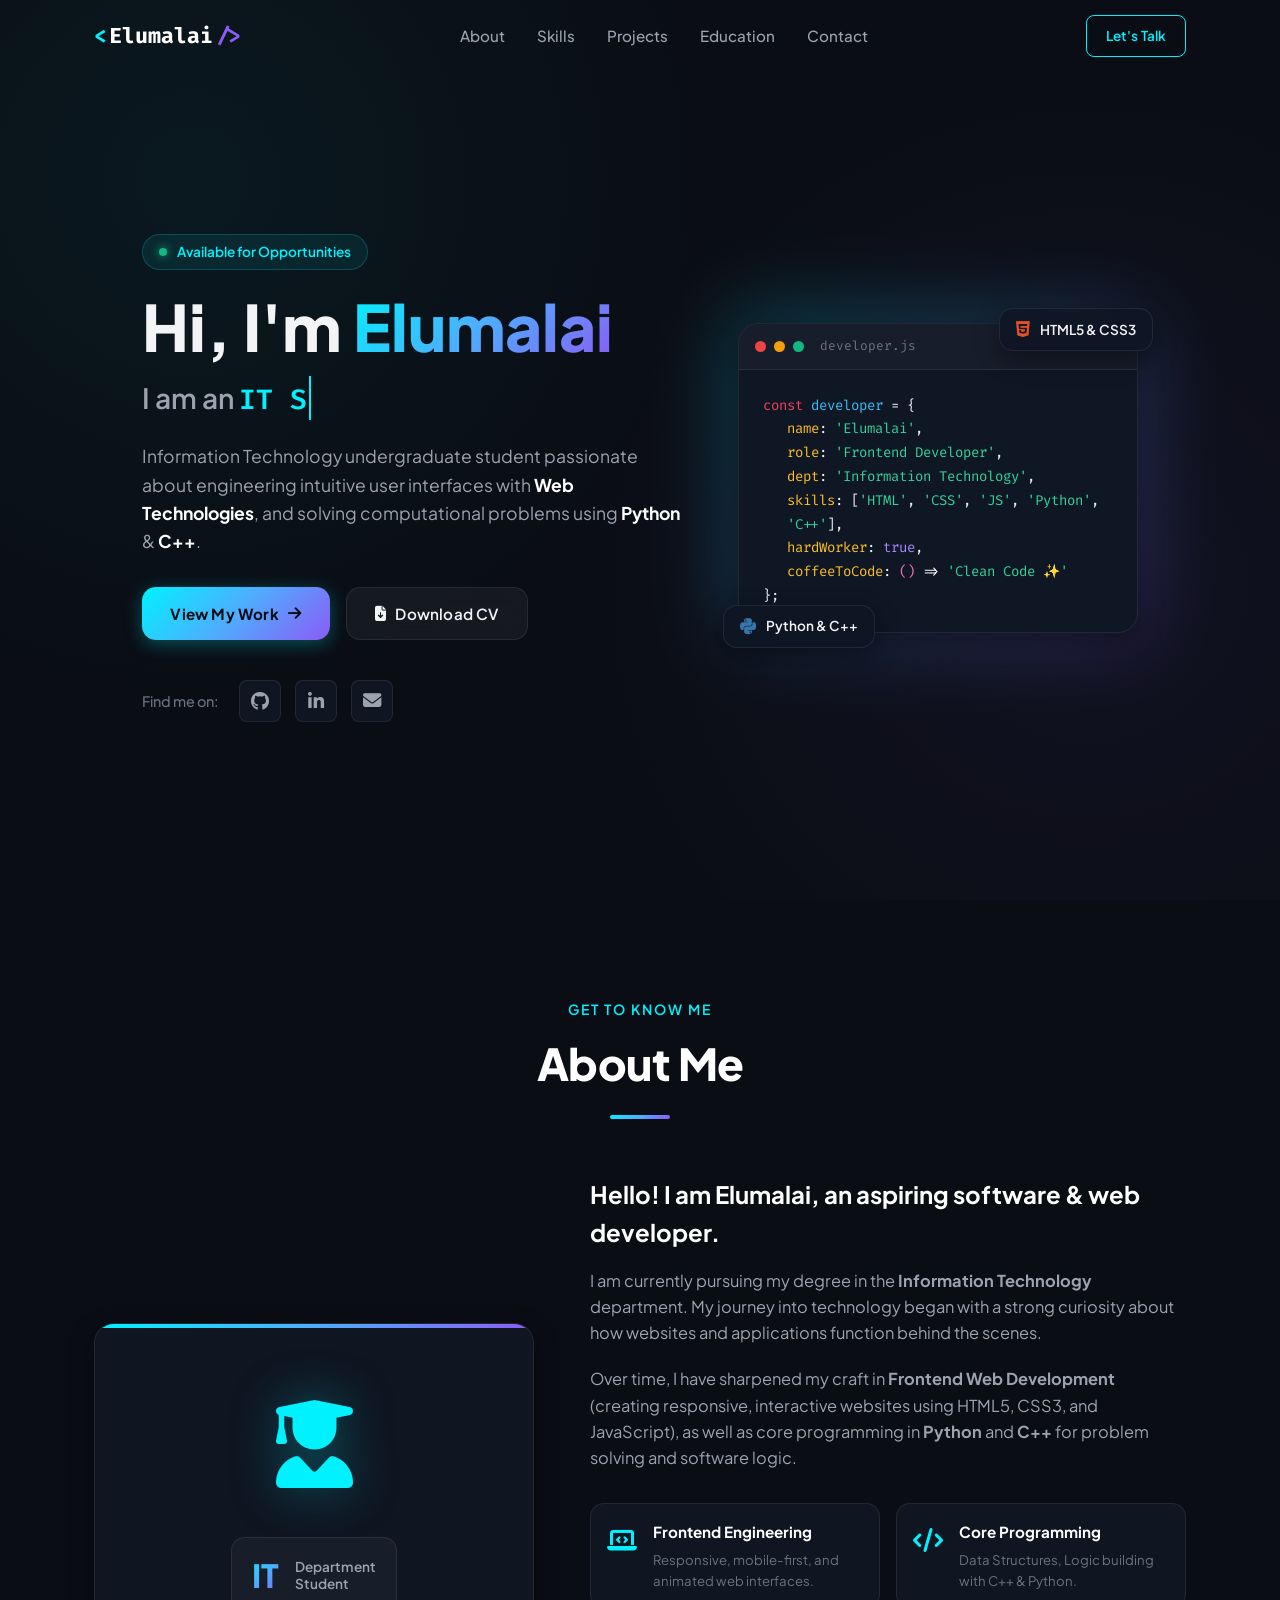
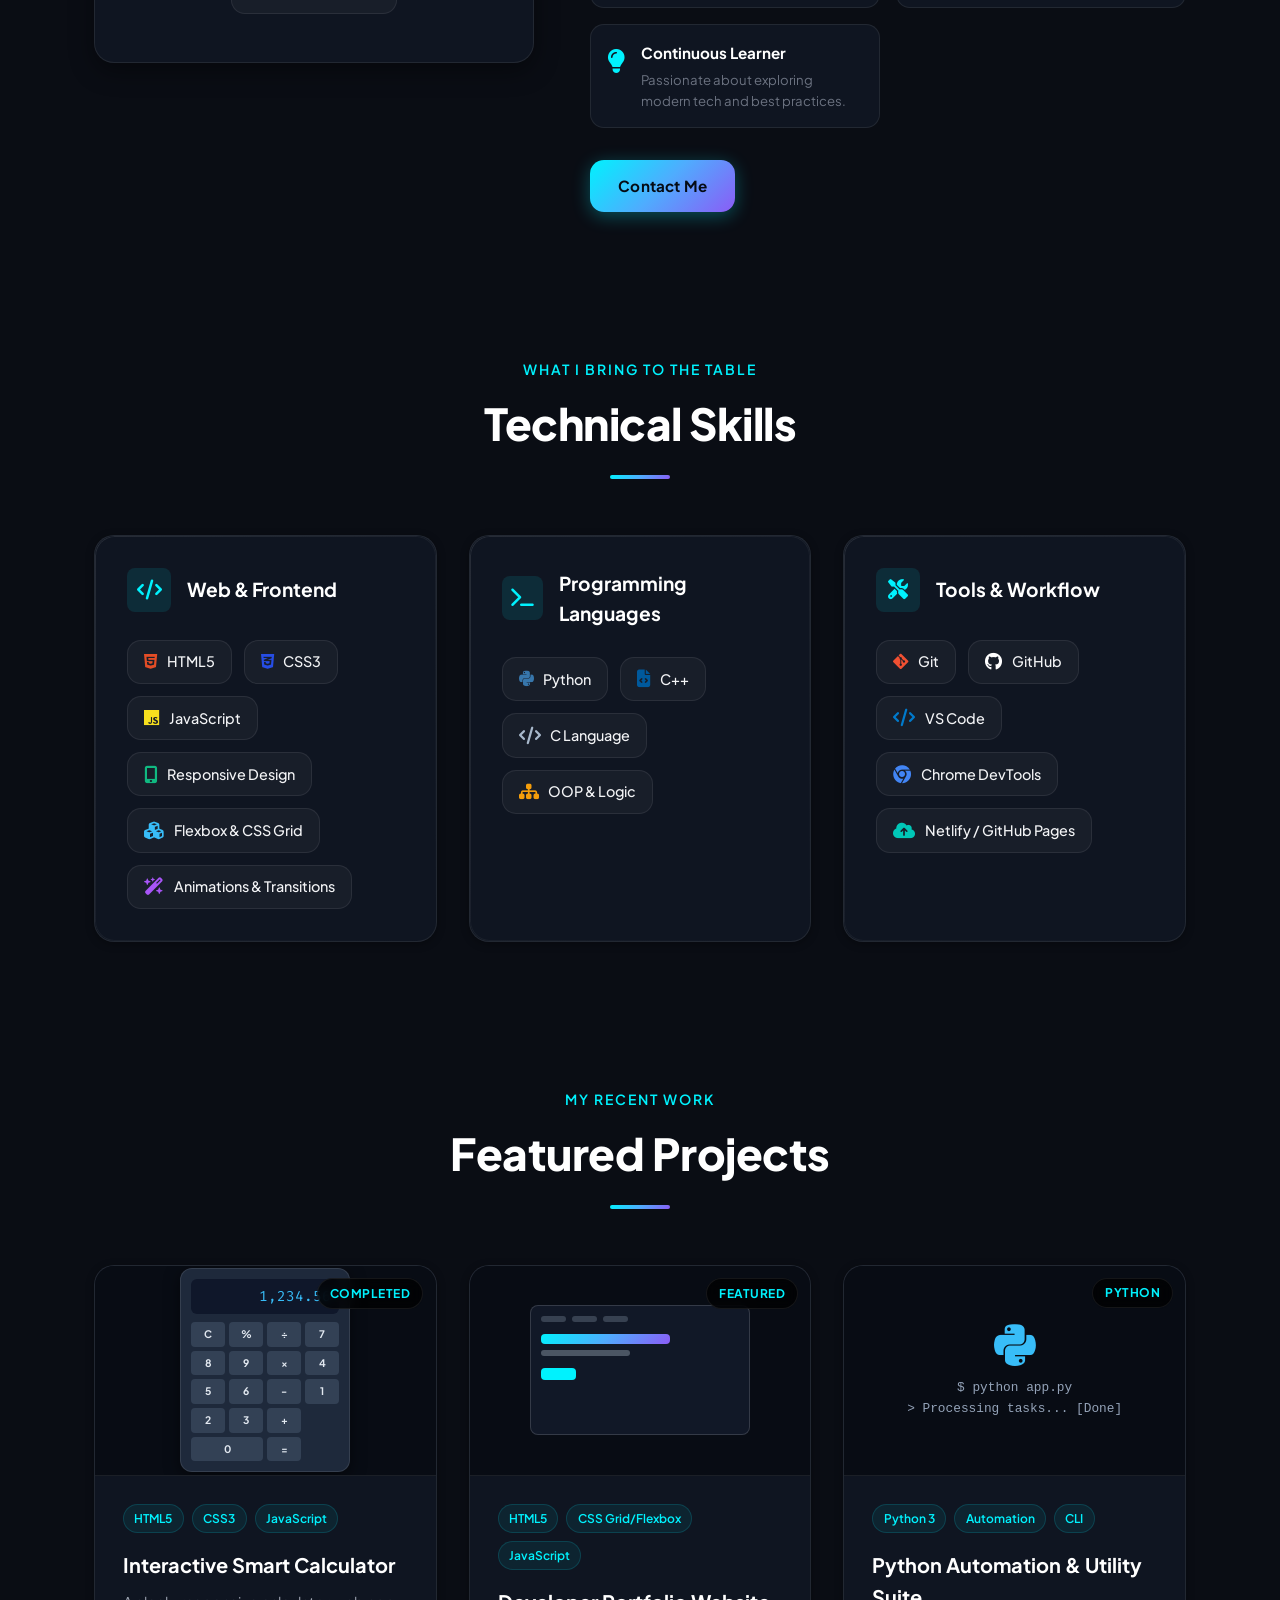
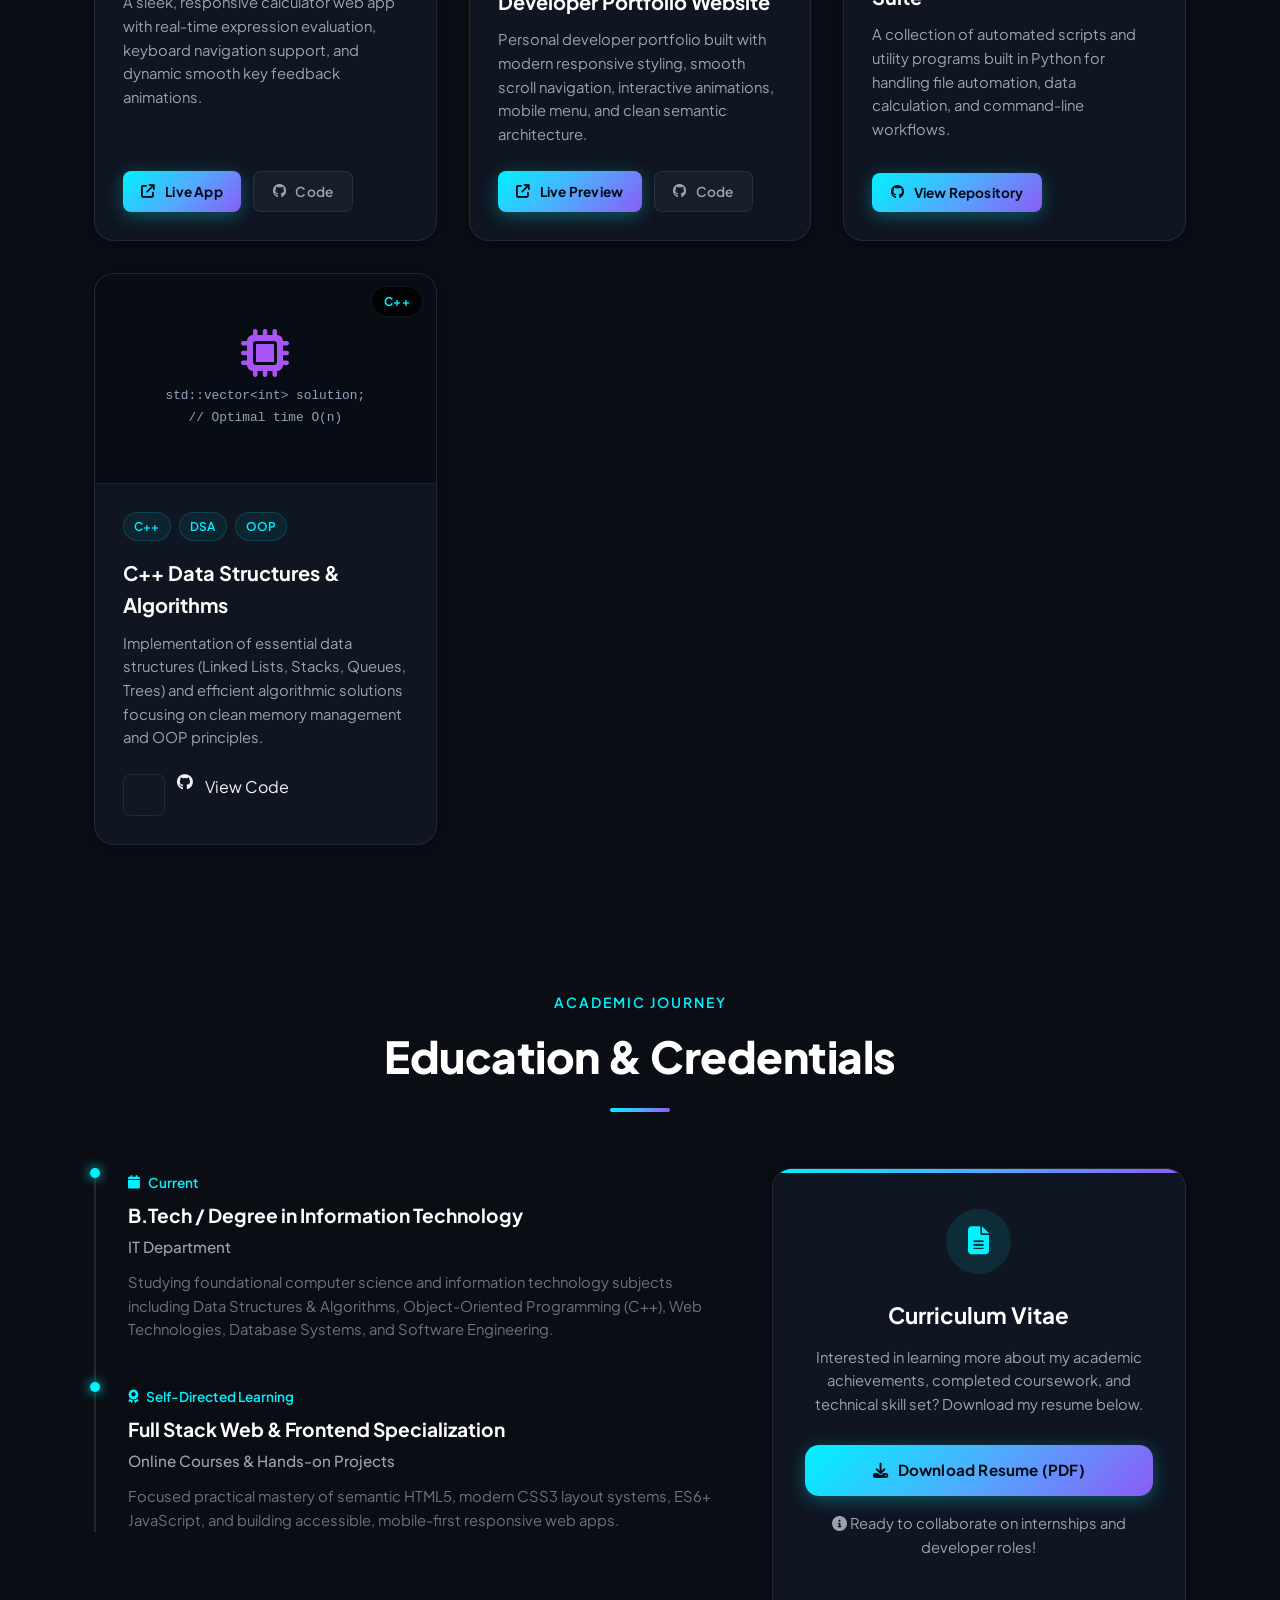
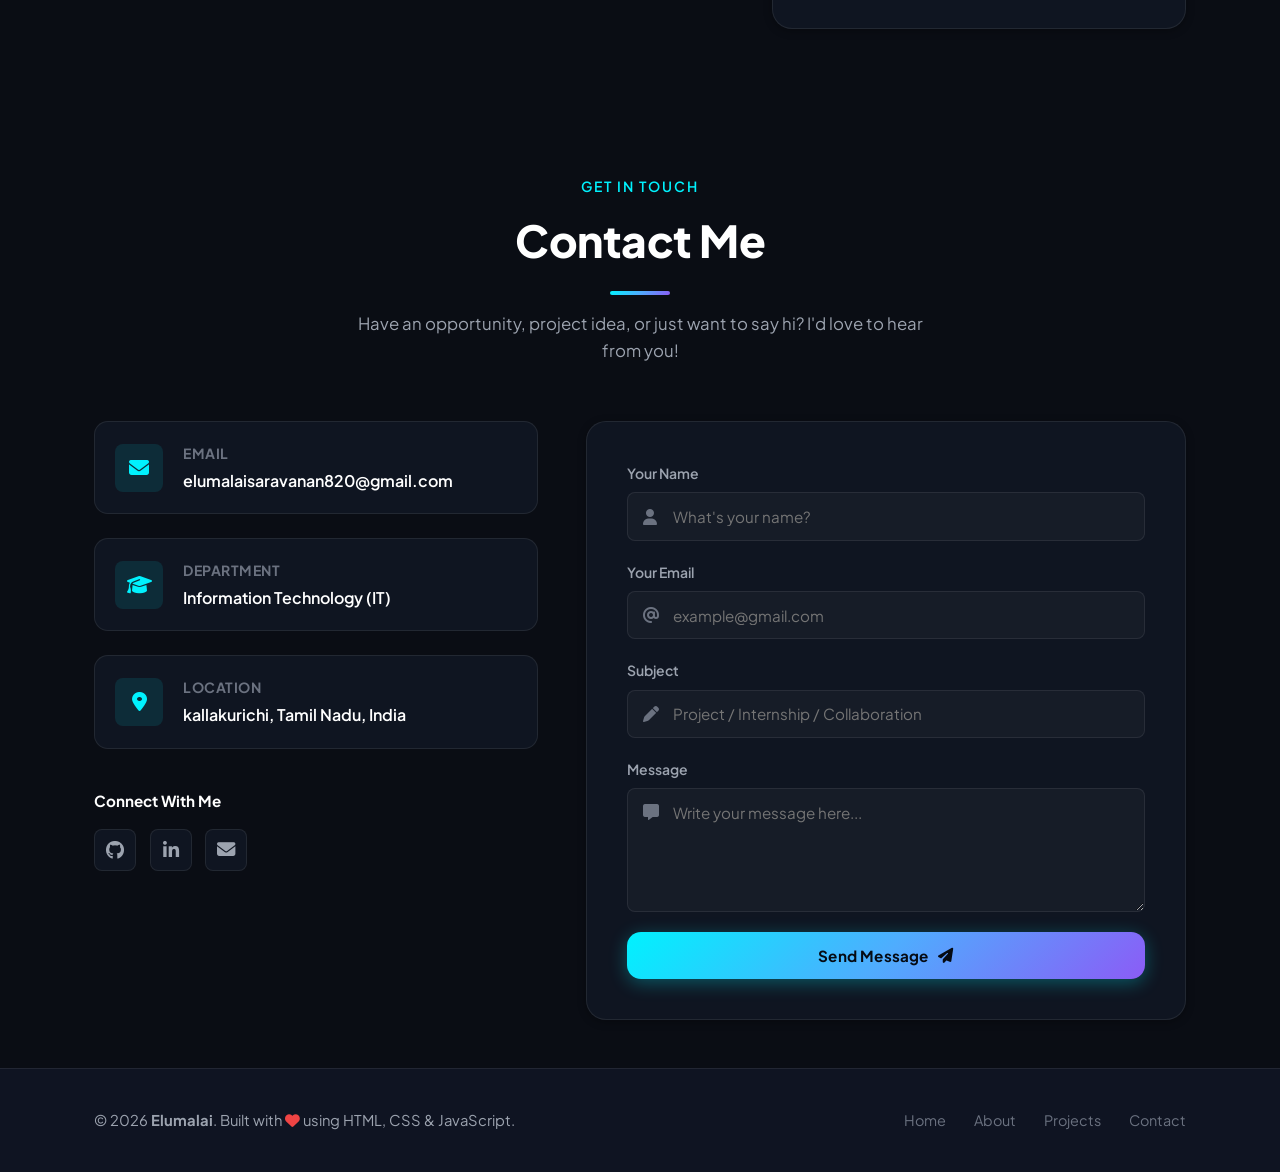
<file: index.html>
<!DOCTYPE html>
<html lang="en">
<head>
  <meta charset="UTF-8" />
  <meta name="viewport" content="width=device-width, initial-scale=1.0" />
  <title>Elumalai | IT Student & Frontend Developer</title>
  <meta name="description" content="Personal portfolio of Elumalai - Information Technology student, Frontend Developer, and passionate coder in Web Tech, Python, and C++." />
  <!-- Google Fonts -->
  <link rel="preconnect" href="https://fonts.googleapis.com" />
  <link rel="preconnect" href="https://fonts.gstatic.com" crossorigin />
  <link href="https://fonts.googleapis.com/css2?family=Fira+Code:wght@400;500;600&family=Plus+Jakarta+Sans:wght@300;400;500;600;700;800&display=swap" rel="stylesheet" />
  <!-- Font Awesome Icons -->
  <link rel="stylesheet" href="https://cdnjs.cloudflare.com/ajax/libs/font-awesome/6.5.1/css/all.min.css" />
  <!-- Custom Styles -->
  <link rel="stylesheet" href="style.css" />
</head>
<body>

  <!-- Navigation Bar -->
  <header class="header" id="header">
    <nav class="nav container">
      <a href="#hero" class="nav-logo">
        <span class="logo-bracket">&lt;</span> Elumalai <span class="logo-accent">/&gt;</span>
      </a>

      <div class="nav-menu" id="nav-menu">
        <ul class="nav-list">
          <li class="nav-item"><a href="#about" class="nav-link">About</a></li>
          <li class="nav-item"><a href="#skills" class="nav-link">Skills</a></li>
          <li class="nav-item"><a href="#projects" class="nav-link">Projects</a></li>
          <li class="nav-item"><a href="#education" class="nav-link">Education</a></li>
          <li class="nav-item"><a href="#contact" class="nav-link">Contact</a></li>
        </ul>
        <div class="nav-close" id="nav-close" aria-label="Close menu">
          <i class="fa-solid fa-xmark"></i>
        </div>
      </div>

      <div class="nav-actions">
        <a href="#contact" class="btn btn-sm btn-outline nav-cta">Let's Talk</a>
        <button class="nav-toggle" id="nav-toggle" aria-label="Open menu">
          <i class="fa-solid fa-bars-staggered"></i>
        </button>
      </div>
    </nav>
  </header>

  <main class="main">
    <!-- Hero Section -->
    <section class="hero section" id="hero">
      <div class="hero-container container grid">
        <div class="hero-content">
          <div class="hero-badge">
            <span class="status-dot"></span> Available for Opportunities
          </div>
          <h1 class="hero-title">
            Hi, I'm <span class="gradient-text">Elumalai</span>
          </h1>
          <h2 class="hero-subtitle">
            I am an <span class="typed-text" id="typed-text"></span><span class="cursor">&nbsp;</span>
          </h2>
          <p class="hero-description">
            Information Technology undergraduate student passionate about engineering intuitive 
            user interfaces with <strong>Web Technologies</strong>, and solving computational problems using 
            <strong>Python</strong> &amp; <strong>C++</strong>.
          </p>
          <div class="hero-buttons">
            <a href="#projects" class="btn btn-primary">
              <span>View My Work</span>
              <i class="fa-solid fa-arrow-right"></i>
            </a>
            <a href="#resume-section" class="btn btn-secondary">
              <i class="fa-solid fa-file-arrow-down"></i>
              <span>Download CV</span>
            </a>
          </div>
          <div class="hero-socials">
            <span class="social-label">Find me on:</span>
            <div class="social-links">
              <a href="https://github.com/elumalaisaravanan820-source" target="_blank" rel="noopener noreferrer" class="social-icon" aria-label="GitHub">
                <i class="fa-brands fa-github"></i>
              </a>
              <a href="https://www.linkedin.com/in/elumalai-saravanan-a54852398" target="_blank" rel="noopener noreferrer" class="social-icon" aria-label="LinkedIn">
                <i class="fa-brands fa-linkedin-in"></i>
              </a>
              <a href="mailto:elumalai820@gmail.com" class="social-icon" aria-label="Email">
                <i class="fa-solid fa-envelope"></i>
              </a>
            </div>
          </div>
        </div>

        <div class="hero-visual">
          <div class="avatar-card">
            <div class="card-glow"></div>
            <div class="avatar-wrapper">
              <!-- Animated Developer Icon / Illustration -->
              <div class="code-avatar">
                <div class="terminal-header">
                  <span class="dot red"></span>
                  <span class="dot yellow"></span>
                  <span class="dot green"></span>
                  <span class="terminal-title">developer.js</span>
                </div>
                <div class="terminal-body">
                  <p><span class="code-keyword">const</span> <span class="code-var">developer</span> = {</p>
                  <p class="code-indent"><span class="code-prop">name</span>: <span class="code-str">'Elumalai'</span>,</p>
                  <p class="code-indent"><span class="code-prop">role</span>: <span class="code-str">'Frontend Developer'</span>,</p>
                  <p class="code-indent"><span class="code-prop">dept</span>: <span class="code-str">'Information Technology'</span>,</p>
                  <p class="code-indent"><span class="code-prop">skills</span>: [<span class="code-str">'HTML'</span>, <span class="code-str">'CSS'</span>, <span class="code-str">'JS'</span>, <span class="code-str">'Python'</span>, <span class="code-str">'C++'</span>],</p>
                  <p class="code-indent"><span class="code-prop">hardWorker</span>: <span class="code-bool">true</span>,</p>
                  <p class="code-indent"><span class="code-prop">coffeeToCode</span>: <span class="code-func">()</span> =&gt; <span class="code-str">'Clean Code ✨'</span></p>
                  <p>};</p>
                </div>
              </div>
            </div>
            <div class="floating-badge badge-1">
              <i class="fa-brands fa-html5" style="color: #e34f26;"></i>
              <span>HTML5 &amp; CSS3</span>
            </div>
            <div class="floating-badge badge-2">
              <i class="fa-brands fa-python" style="color: #3776ab;"></i>
              <span>Python &amp; C++</span>
            </div>
          </div>
        </div>
      </div>
    </section>

    <!-- About Section -->
    <section class="about section" id="about">
      <div class="container">
        <div class="section-header text-center">
          <span class="section-subtitle">Get To Know Me</span>
          <h2 class="section-title">About Me</h2>
          <div class="section-line"></div>
        </div>

        <div class="about-container grid">
          <div class="about-image-card">
            <div class="about-avatar-box">
              <div class="avatar-icon-large">
                <i class="fa-solid fa-user-graduate"></i>
              </div>
              <div class="about-experience-badge">
                <span class="exp-number">IT</span>
                <span class="exp-text">Department<br>Student</span>
              </div>
            </div>
          </div>

          <div class="about-content">
            <h3>Hello! I am Elumalai, an aspiring software &amp; web developer.</h3>
            <p>
              I am currently pursuing my degree in the <strong>Information Technology</strong> department. 
              My journey into technology began with a strong curiosity about how websites and applications 
              function behind the scenes.
            </p>
            <p>
              Over time, I have sharpened my craft in <strong>Frontend Web Development</strong> (creating responsive, 
              interactive websites using HTML5, CSS3, and JavaScript), as well as core programming 
              in <strong>Python</strong> and <strong>C++</strong> for problem solving and software logic.
            </p>

            <div class="about-highlights grid">
              <div class="highlight-item">
                <div class="highlight-icon"><i class="fa-solid fa-laptop-code"></i></div>
                <div>
                  <h4>Frontend Engineering</h4>
                  <p>Responsive, mobile-first, and animated web interfaces.</p>
                </div>
              </div>
              <div class="highlight-item">
                <div class="highlight-icon"><i class="fa-solid fa-code"></i></div>
                <div>
                  <h4>Core Programming</h4>
                  <p>Data Structures, Logic building with C++ &amp; Python.</p>
                </div>
              </div>
              <div class="highlight-item">
                <div class="highlight-icon"><i class="fa-solid fa-lightbulb"></i></div>
                <div>
                  <h4>Continuous Learner</h4>
                  <p>Passionate about exploring modern tech and best practices.</p>
                </div>
              </div>
            </div>

            <div class="about-btn-wrap">
              <a href="#contact" class="btn btn-primary">Contact Me</a>
            </div>
          </div>
        </div>
      </div>
    </section>

    <!-- Skills Section -->
    <section class="skills section" id="skills">
      <div class="container">
        <div class="section-header text-center">
          <span class="section-subtitle">What I Bring To The Table</span>
          <h2 class="section-title">Technical Skills</h2>
          <div class="section-line"></div>
        </div>

        <div class="skills-container grid">
          <!-- Web Development Skills -->
          <div class="skill-category-card">
            <div class="category-header">
              <div class="category-icon"><i class="fa-solid fa-code"></i></div>
              <h3>Web &amp; Frontend</h3>
            </div>
            <div class="skills-grid">
              <div class="skill-pill">
                <i class="fa-brands fa-html5" style="color: #e44d26;"></i>
                <span>HTML5</span>
              </div>
              <div class="skill-pill">
                <i class="fa-brands fa-css3-alt" style="color: #264de4;"></i>
                <span>CSS3</span>
              </div>
              <div class="skill-pill">
                <i class="fa-brands fa-js" style="color: #f7df1e;"></i>
                <span>JavaScript</span>
              </div>
              <div class="skill-pill">
                <i class="fa-solid fa-mobile-screen-button" style="color: #10b981;"></i>
                <span>Responsive Design</span>
              </div>
              <div class="skill-pill">
                <i class="fa-solid fa-cubes" style="color: #38bdf8;"></i>
                <span>Flexbox &amp; CSS Grid</span>
              </div>
              <div class="skill-pill">
                <i class="fa-solid fa-wand-magic-sparkles" style="color: #a855f7;"></i>
                <span>Animations &amp; Transitions</span>
              </div>
            </div>
          </div>

          <!-- Programming Languages -->
          <div class="skill-category-card">
            <div class="category-header">
              <div class="category-icon"><i class="fa-solid fa-terminal"></i></div>
              <h3>Programming Languages</h3>
            </div>
            <div class="skills-grid">
              <div class="skill-pill">
                <i class="fa-brands fa-python" style="color: #3776ab;"></i>
                <span>Python</span>
              </div>
              <div class="skill-pill">
                <i class="fa-solid fa-file-code" style="color: #00599c;"></i>
                <span>C++</span>
              </div>
              <div class="skill-pill">
                <i class="fa-solid fa-code" style="color: #a8b9cc;"></i>
                <span>C Language</span>
              </div>
              <div class="skill-pill">
                <i class="fa-solid fa-sitemap" style="color: #f59e0b;"></i>
                <span>OOP &amp; Logic</span>
              </div>
            </div>
          </div>

          <!-- Tools & Workflow -->
          <div class="skill-category-card">
            <div class="category-header">
              <div class="category-icon"><i class="fa-solid fa-screwdriver-wrench"></i></div>
              <h3>Tools &amp; Workflow</h3>
            </div>
            <div class="skills-grid">
              <div class="skill-pill">
                <i class="fa-brands fa-git-alt" style="color: #f05032;"></i>
                <span>Git</span>
              </div>
              <div class="skill-pill">
                <i class="fa-brands fa-github" style="color: #ffffff;"></i>
                <span>GitHub</span>
              </div>
              <div class="skill-pill">
                <i class="fa-solid fa-code" style="color: #007acc;"></i>
                <span>VS Code</span>
              </div>
              <div class="skill-pill">
                <i class="fa-brands fa-chrome" style="color: #4285f4;"></i>
                <span>Chrome DevTools</span>
              </div>
              <div class="skill-pill">
                <i class="fa-solid fa-cloud-arrow-up" style="color: #00c7b7;"></i>
                <span>Netlify / GitHub Pages</span>
              </div>
            </div>
          </div>
        </div>
      </div>
    </section>

    <!-- Projects Section -->
    <section class="projects section" id="projects">
      <div class="container">
        <div class="section-header text-center">
          <span class="section-subtitle">My Recent Work</span>
          <h2 class="section-title">Featured Projects</h2>
          <div class="section-line"></div>
        </div>

        <div class="projects-container grid">
          <!-- Project 1: Interactive Calculator -->
          <article class="project-card">
            <div class="project-img-box">
              <div class="project-preview calculator-preview">
                <div class="calc-mockup">
                  <div class="calc-screen">1,234.56</div>
                  <div class="calc-keys">
                    <span>C</span><span>%</span><span>÷</span>
                    <span>7</span><span>8</span><span>9</span><span>×</span>
                    <span>4</span><span>5</span><span>6</span><span>-</span>
                    <span>1</span><span>2</span><span>3</span><span>+</span>
                    <span class="calc-wide">0</span><span>=</span>
                  </div>
                </div>
              </div>
              <div class="project-badge">Completed</div>
            </div>
            <div class="project-content">
              <div class="project-tags">
                <span>HTML5</span>
                <span>CSS3</span>
                <span>JavaScript</span>
              </div>
              <h3 class="project-title">Interactive Smart Calculator</h3>
              <p class="project-description">
                A sleek, responsive calculator web app with real-time expression evaluation, keyboard navigation support, 
                and dynamic smooth key feedback animations.
              </p>
              <div class="project-links">
                <a href="../index.html" target="_blank" class="btn btn-sm btn-primary">
                  <i class="fa-solid fa-arrow-up-right-from-square"></i>
                  <span>Live App</span>
                </a>
                <a href="https://github.com/elumalaisaravanan820-source" target="_blank" rel="noopener noreferrer" class="btn btn-sm btn-ghost">
                  <i class="fa-brands fa-github"></i>
                  <span>Code</span>
                </a>
              </div>
            </div>
          </article>

          <!-- Project 2: Personal Portfolio Website -->
          <article class="project-card">
            <div class="project-img-box">
              <div class="project-preview portfolio-preview">
                <div class="portfolio-mockup">
                  <div class="mockup-nav">
                    <span></span><span></span><span></span>
                  </div>
                  <div class="mockup-hero">
                    <div class="mockup-title"></div>
                    <div class="mockup-subtitle"></div>
                    <div class="mockup-btn"></div>
                  </div>
                </div>
              </div>
              <div class="project-badge">Featured</div>
            </div>
            <div class="project-content">
              <div class="project-tags">
                <span>HTML5</span>
                <span>CSS Grid/Flexbox</span>
                <span>JavaScript</span>
              </div>
              <h3 class="project-title">Developer Portfolio Website</h3>
              <p class="project-description">
                Personal developer portfolio built with modern responsive styling, smooth scroll navigation, interactive 
                animations, mobile menu, and clean semantic architecture.
              </p>
              <div class="project-links">
                <a href="#hero" class="btn btn-sm btn-primary">
                  <i class="fa-solid fa-arrow-up-right-from-square"></i>
                  <span>Live Preview</span>
                </a>
                <a href="https://github.com/elumalaisaravanan820-source" target="_blank" rel="noopener noreferrer" class="btn btn-sm btn-ghost">
                  <i class="fa-brands fa-github"></i>
                  <span>Code</span>
                </a>
              </div>
            </div>
          </article>

          <!-- Project 3: Python Automation / Scripts -->
          <article class="project-card">
            <div class="project-img-box">
              <div class="project-preview python-preview">
                <div class="python-mockup">
                  <i class="fa-brands fa-python preview-icon"></i>
                  <code>$ python app.py<br>&gt; Processing tasks... [Done]</code>
                </div>
              </div>
              <div class="project-badge">Python</div>
            </div>
            <div class="project-content">
              <div class="project-tags">
                <span>Python 3</span>
                <span>Automation</span>
                <span>CLI</span>
              </div>
              <h3 class="project-title">Python Automation &amp; Utility Suite</h3>
              <p class="project-description">
                A collection of automated scripts and utility programs built in Python for handling file automation, 
                data calculation, and command-line workflows.
              </p>
              <div class="project-links">
                <a href="https://github.com/elumalaisaravanan820-source" target="_blank" rel="noopener noreferrer" class="btn btn-sm btn-primary">
                  <i class="fa-brands fa-github"></i>
                  <span>View Repository</span>
                </a>
              </div>
            </div>
          </article>

          <!-- Project 4: C++ Problem Solving -->
          <article class="project-card">
            <div class="project-img-box">
              <div class="project-preview cpp-preview">
                <div class="cpp-mockup">
                  <i class="fa-solid fa-microchip preview-icon"></i>
                  <code>std::vector&lt;int&gt; solution;<br>// Optimal time O(n)</code>
                </div>
              </div>
              <div class="project-badge">C++</div>
            </div>
            <div class="project-content">
              <div class="project-tags">
                <span>C++</span>
                <span>DSA</span>
                <span>OOP</span>
              </div>
              <h3 class="project-title">C++ Data Structures &amp; Algorithms</h3>
              <p class="project-description">
                Implementation of essential data structures (Linked Lists, Stacks, Queues, Trees) and efficient 
                algorithmic solutions focusing on clean memory management and OOP principles.
              </p>
              <div class="project-links">
                <a href="https://github.com/elumalaisaravanan820-source" target="_blank" rel="noopener noreferrer" class="social-icon" aria-label="GitHub"></a>
                  <i class="fa-brands fa-github"></i>
                  <span>View Code</span>
                </a>
              </div>
            </div>
          </article>
        </div>
      </div>
    </section>

    <!-- Education & Resume Section -->
    <section class="education section" id="education">
      <div class="container">
        <div class="section-header text-center">
          <span class="section-subtitle">Academic Journey</span>
          <h2 class="section-title">Education &amp; Credentials</h2>
          <div class="section-line"></div>
        </div>

        <div class="education-container grid">
          <div class="timeline">
            <!-- Timeline Item 1 -->
            <div class="timeline-item">
              <div class="timeline-dot"></div>
              <div class="timeline-content">
                <span class="timeline-date"><i class="fa-solid fa-calendar"></i> Current</span>
                <h3 class="timeline-title">B.Tech / Degree in Information Technology</h3>
                <h4 class="timeline-institute">IT Department</h4>
                <p class="timeline-text">
                  Studying foundational computer science and information technology subjects including 
                  Data Structures &amp; Algorithms, Object-Oriented Programming (C++), Web Technologies, 
                  Database Systems, and Software Engineering.
                </p>
              </div>
            </div>

            <!-- Timeline Item 2 -->
            <div class="timeline-item">
              <div class="timeline-dot"></div>
              <div class="timeline-content">
                <span class="timeline-date"><i class="fa-solid fa-award"></i> Self-Directed Learning</span>
                <h3 class="timeline-title">Full Stack Web &amp; Frontend Specialization</h3>
                <h4 class="timeline-institute">Online Courses &amp; Hands-on Projects</h4>
                <p class="timeline-text">
                  Focused practical mastery of semantic HTML5, modern CSS3 layout systems, ES6+ JavaScript, 
                  and building accessible, mobile-first responsive web apps.
                </p>
              </div>
            </div>
          </div>

          <!-- Resume Card -->
          <div class="resume-card-wrap" id="resume-section">
            <div class="resume-box">
              <div class="resume-icon">
                <i class="fa-solid fa-file-lines"></i>
              </div>
              <h3>Curriculum Vitae</h3>
              <p>
                Interested in learning more about my academic achievements, completed coursework, and technical skill set? 
                Download my resume below.
              </p>
              <div class="resume-actions">
                <a href="#contact" class="btn btn-primary btn-block" id="resume-download-btn">
                  <i class="fa-solid fa-download"></i>
                  <span>Download Resume (PDF)</span>
                </a>
                <p class="resume-note">
                  <i class="fa-solid fa-circle-info"></i> Ready to collaborate on internships and developer roles!
                </p>
              </div>
            </div>
          </div>
        </div>
      </div>
    </section>

    <!-- Contact Section -->
    <section class="contact section" id="contact">
      <div class="container">
        <div class="section-header text-center">
          <span class="section-subtitle">Get In Touch</span>
          <h2 class="section-title">Contact Me</h2>
          <div class="section-line"></div>
          <p class="section-lead">
            Have an opportunity, project idea, or just want to say hi? I'd love to hear from you!
          </p>
        </div>

        <div class="contact-container grid">
          <!-- Contact Info Cards -->
          <div class="contact-info">
            <div class="contact-card">
              <div class="contact-icon"><i class="fa-solid fa-envelope"></i></div>
              <div>
                <h4>Email</h4>
                <a href="mailto:elumalaisaravanan820@gmail.com">elumalaisaravanan820@gmail.com</a>
              </div>
            </div>

            <div class="contact-card">
              <div class="contact-icon"><i class="fa-solid fa-graduation-cap"></i></div>
              <div>
                <h4>Department</h4>
                <p>Information Technology (IT)</p>
              </div>
            </div>

            <div class="contact-card">
              <div class="contact-icon"><i class="fa-solid fa-location-dot"></i></div>
              <div>
                <h4>Location</h4>
                <p>kallakurichi, Tamil Nadu, India</p>
              </div>
            </div>

            <div class="social-connect">
              <h4>Connect With Me</h4>
              <div class="social-links">
                <a href="https://github.com/elumalaisaravanan820-source" target="_blank" rel="noopener noreferrer" class="social-icon" aria-label="GitHub">
                  <i class="fa-brands fa-github"></i>
                </a>
                <a href="https://www.linkedin.com/in/elumalai-saravanan-a54852398" target="_blank" rel="noopener noreferrer" class="social-icon" aria-label="LinkedIn">
                  <i class="fa-brands fa-linkedin-in"></i>
                </a>
                <a href="mailto:elumalaisaravanan820@gmail.com" class="social-icon" aria-label="Email">
                  <i class="fa-solid fa-envelope"></i>
                </a>
              </div>
            </div>
          </div>

          <!-- Contact Form -->
          <div class="contact-form-wrap">
            <form id="contact-form" class="contact-form">
              <div class="form-group">
                <label for="name">Your Name</label>
                <div class="input-wrap">
                  <i class="fa-solid fa-user"></i>
                  <input type="text" id="name" name="name" placeholder="What's your name?" required />
                </div>
              </div>

              <div class="form-group">
                <label for="email">Your Email</label>
                <div class="input-wrap">
                  <i class="fa-solid fa-at"></i>
                  <input type="email" id="email" name="email" placeholder="example@gmail.com" required />
                </div>
              </div>

              <div class="form-group">
                <label for="subject">Subject</label>
                <div class="input-wrap">
                  <i class="fa-solid fa-pen"></i>
                  <input type="text" id="subject" name="subject" placeholder="Project / Internship / Collaboration" required />
                </div>
              </div>

              <div class="form-group">
                <label for="message">Message</label>
                <div class="input-wrap textarea-wrap">
                  <i class="fa-solid fa-message"></i>
                  <textarea id="message" name="message" rows="5" placeholder="Write your message here..." required></textarea>
                </div>
              </div>

              <button type="submit" class="btn btn-primary btn-block" id="submit-btn">
                <span>Send Message</span>
                <i class="fa-solid fa-paper-plane"></i>
              </button>
            </form>
          </div>
        </div>
      </div>
    </section>
  </main>

  <!-- Footer -->
  <footer class="footer">
    <div class="container footer-content">
      <p class="footer-copy">
        &copy; <span id="current-year">2026</span> <strong>Elumalai</strong>. Built with 
        <i class="fa-solid fa-heart" style="color: #ef4444;"></i> using HTML, CSS &amp; JavaScript.
      </p>
      <div class="footer-links">
        <a href="#hero">Home</a>
        <a href="#about">About</a>
        <a href="#projects">Projects</a>
        <a href="#contact">Contact</a>
      </div>
    </div>
  </footer>

  <!-- Scroll to Top Button -->
  <a href="#hero" class="scroll-top" id="scroll-top" aria-label="Scroll to top">
    <i class="fa-solid fa-arrow-up"></i>
  </a>

  <!-- Toast Notification Alert -->
  <div class="toast" id="toast">
    <i class="fa-solid fa-circle-check"></i>
    <span id="toast-message">Message sent successfully!</span>
  </div>

  <!-- Custom Script -->
  <script src="script.js"></script>
</body>
</html>
</file>
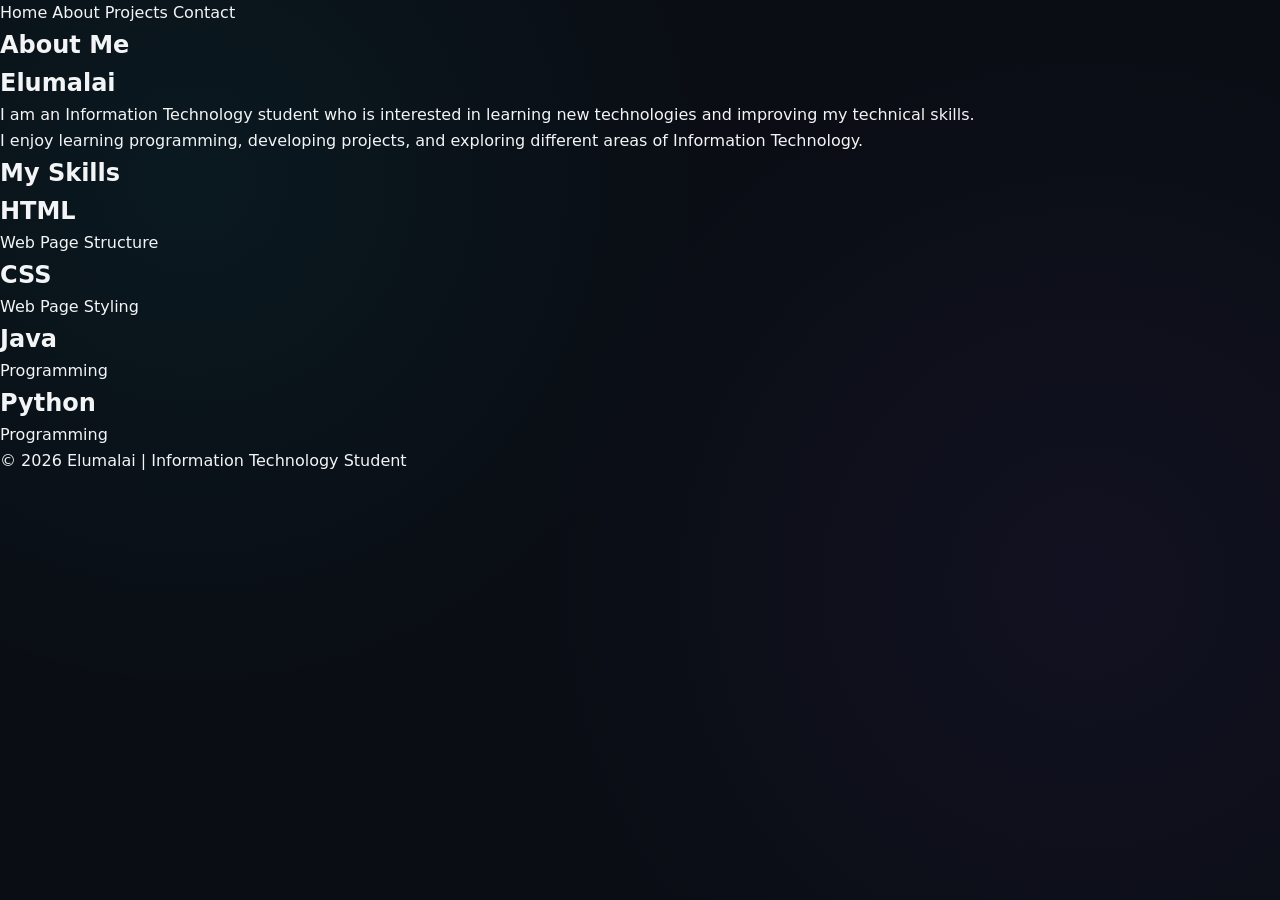
<file: about.html>
<!DOCTYPE html>
<html lang="en">
<head>
    <meta charset="UTF-8">
    <meta name="viewport" content="width=device-width, initial-scale=1.0">
    <title>About - Elumalai</title>
    <link rel="stylesheet" href="style.css">
</head>

<body>

    <nav>
        <a href="index.html">Home</a>
        <a href="about.html">About</a>
        <a href="projects.html">Projects</a>
        <a href="contact.html">Contact</a>
    </nav>

    <section>
        <h1>About Me</h1>

        <h2>Elumalai</h2>

        <p>
            I am an Information Technology student who is interested
            in learning new technologies and improving my technical skills.
        </p>

        <p>
            I enjoy learning programming, developing projects,
            and exploring different areas of Information Technology.
        </p>

        <h2>My Skills</h2>

        <div class="skills">

            <div class="skill">
                <h2>HTML</h2>
                <p>Web Page Structure</p>
            </div>

            <div class="skill">
                <h2>CSS</h2>
                <p>Web Page Styling</p>
            </div>

            <div class="skill">
                <h2>Java</h2>
                <p>Programming</p>
            </div>

            <div class="skill">
                <h2>Python</h2>
                <p>Programming</p>
            </div>

        </div>

    </section>

    <footer>
        <p>© 2026 Elumalai | Information Technology Student</p>
    </footer>

</body>
</html>
</file>
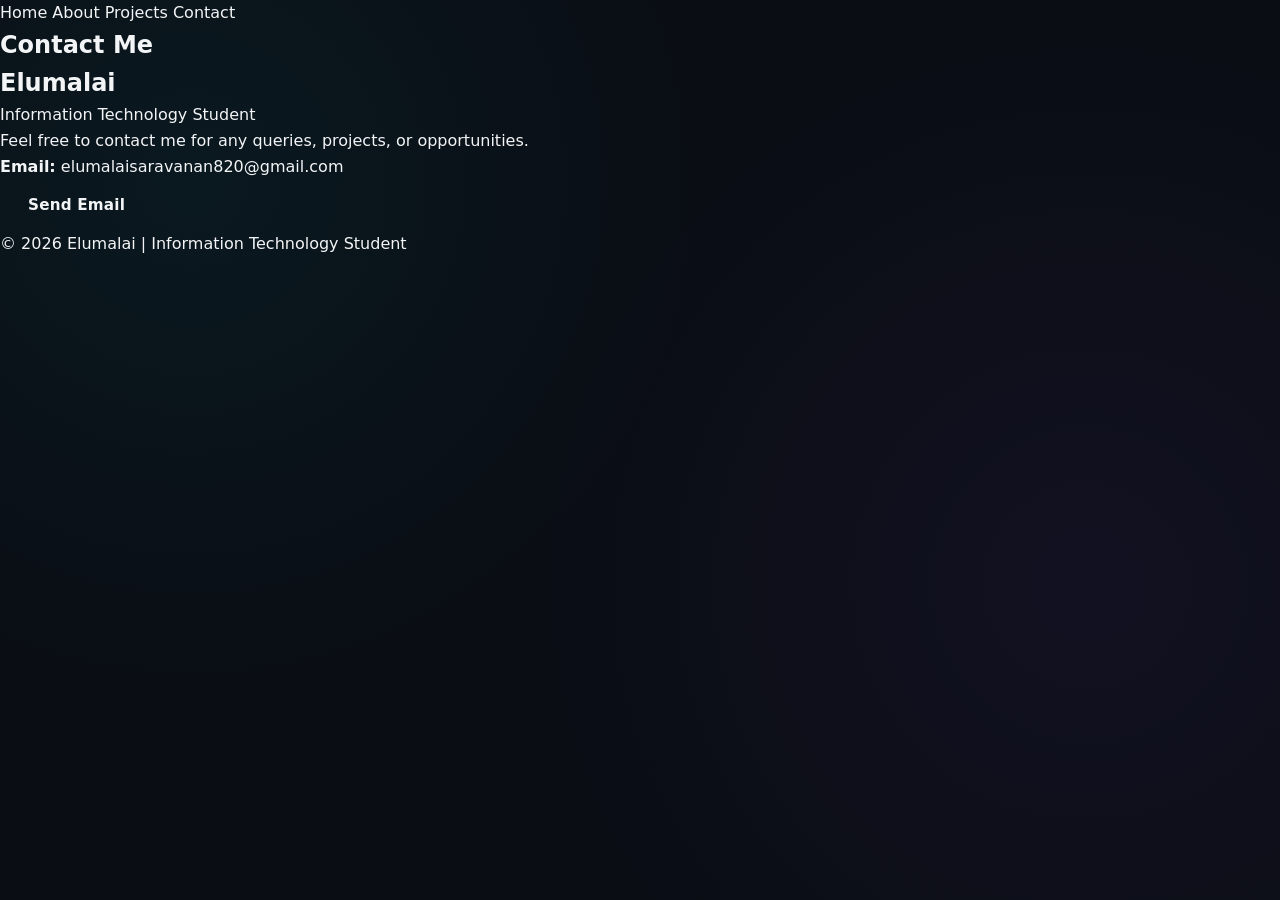
<file: contact.html>
<!DOCTYPE html>
<html lang="en">
<head>
    <meta charset="UTF-8">
    <meta name="viewport" content="width=device-width, initial-scale=1.0">
    <title>Contact - Elumalai</title>
    <link rel="stylesheet" href="style.css">
</head>

<body>

    <nav>
        <a href="index.html">Home</a>
        <a href="about.html">About</a>
        <a href="projects.html">Projects</a>
        <a href="contact.html">Contact</a>
    </nav>

    <section>
        <h1>Contact Me</h1>

        <h2>Elumalai</h2>

        <p>Information Technology Student</p>

        <p>
            Feel free to contact me for any queries,
            projects, or opportunities.
        </p>

        <p>
            <strong>Email:</strong> elumalaisaravanan820@gmail.com
        </p>

        <a href="mailto:elumalaisaravanan820@gmail.com" class="btn">
            Send Email
        </a>

    </section>

    <footer>
        <p>© 2026 Elumalai | Information Technology Student</p>
    </footer>

</body>
</html>
</file>
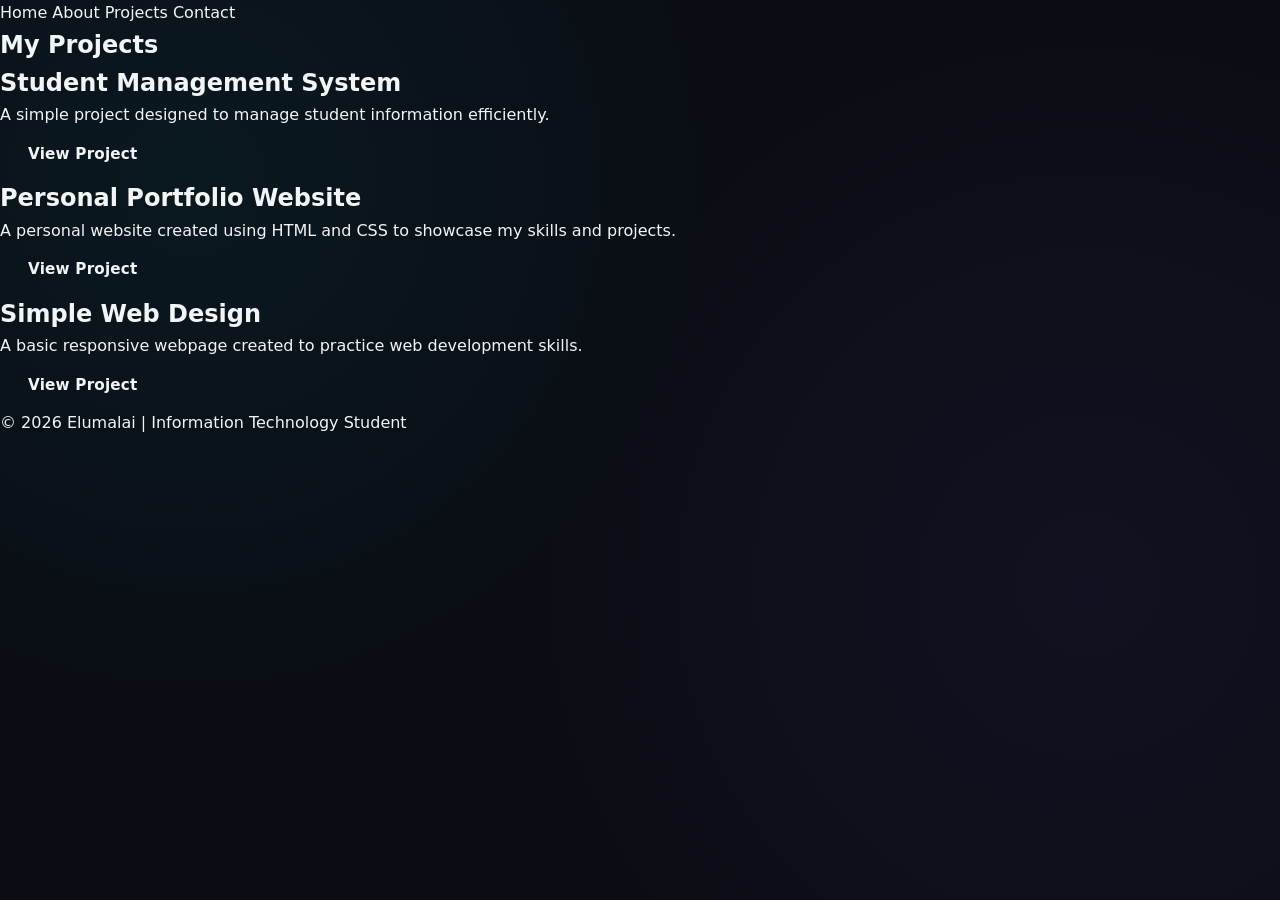
<file: projects.html>
<!DOCTYPE html>
<html lang="en">
<head>
    <meta charset="UTF-8">
    <meta name="viewport" content="width=device-width, initial-scale=1.0">
    <title>Projects - Elumalai</title>
    <link rel="stylesheet" href="style.css">
</head>

<body>

    <nav>
        <a href="index.html">Home</a>
        <a href="about.html">About</a>
        <a href="projects.html">Projects</a>
        <a href="contact.html">Contact</a>
    </nav>

    <section>
        <h1>My Projects</h1>

        <div>
            <h2>Student Management System</h2>
            <p>
                A simple project designed to manage student
                information efficiently.
            </p>
            <a href="#" class="btn">View Project</a>
        </div>

        <div>
            <h2>Personal Portfolio Website</h2>
            <p>
                A personal website created using HTML and CSS
                to showcase my skills and projects.
            </p>
            <a href="#" class="btn">View Project</a>
        </div>

        <div>
            <h2>Simple Web Design</h2>
            <p>
                A basic responsive webpage created to practice
                web development skills.
            </p>
            <a href="#" class="btn">View Project</a>
        </div>

    </section>

    <footer>
        <p>© 2026 Elumalai | Information Technology Student</p>
    </footer>

</body>
</html>
</file>
<file: style.css>
/* =======================================================
   Elumalai | Personal Developer Portfolio
   Modern Dark Theme with Cyber Cyan & Purple Gradients
   ======================================================= */

/* --- CSS Variables & Design Tokens --- */
:root {
  /* Colors */
  --bg-primary: #0a0d14;
  --bg-secondary: #0f1422;
  --bg-card: rgba(18, 24, 38, 0.75);
  --bg-card-hover: rgba(26, 35, 55, 0.85);
  --border-color: rgba(255, 255, 255, 0.08);
  --border-color-glow: rgba(0, 242, 254, 0.35);

  --accent-cyan: #00f2fe;
  --accent-blue: #4facfe;
  --accent-purple: #8b5cf6;
  --gradient-primary: linear-gradient(135deg, #00f2fe 0%, #4facfe 50%, #8b5cf6 100%);
  --gradient-card: linear-gradient(180deg, rgba(255, 255, 255, 0.03) 0%, rgba(255, 255, 255, 0) 100%);

  --text-main: #f3f4f6;
  --text-muted: #9ca3af;
  --text-dim: #6b7280;

  /* Typography */
  --font-sans: 'Plus Jakarta Sans', system-ui, -apple-system, sans-serif;
  --font-mono: 'Fira Code', monospace;

  /* Sizing & Spacing */
  --header-height: 4.5rem;
  --container-max-w: 1140px;
  --border-radius-sm: 8px;
  --border-radius-md: 14px;
  --border-radius-lg: 20px;
  --border-radius-full: 9999px;

  /* Shadows */
  --shadow-sm: 0 2px 8px rgba(0, 0, 0, 0.3);
  --shadow-md: 0 8px 24px rgba(0, 0, 0, 0.4);
  --shadow-glow: 0 0 30px rgba(0, 242, 254, 0.2);

  /* Transitions */
  --transition-fast: 0.2s ease;
  --transition-normal: 0.3s cubic-bezier(0.4, 0, 0.2, 1);
  --transition-slow: 0.5s cubic-bezier(0.4, 0, 0.2, 1);
}

/* --- Base & Reset --- */
*, *::before, *::after {
  margin: 0;
  padding: 0;
  box-sizing: border-box;
}

html {
  scroll-behavior: smooth;
  font-size: 16px;
}

body {
  font-family: var(--font-sans);
  background-color: var(--bg-primary);
  color: var(--text-main);
  line-height: 1.6;
  overflow-x: hidden;
  background-image: 
    radial-gradient(circle at 15% 20%, rgba(0, 242, 254, 0.05) 0%, transparent 40%),
    radial-gradient(circle at 85% 65%, rgba(139, 92, 246, 0.06) 0%, transparent 45%);
  background-attachment: fixed;
}

ul {
  list-style: none;
}

a {
  text-decoration: none;
  color: inherit;
  transition: var(--transition-normal);
}

button {
  border: none;
  background: none;
  font-family: inherit;
  cursor: pointer;
}

img {
  max-width: 100%;
  height: auto;
  display: block;
}

/* --- Reusable Components & Layout --- */
.container {
  max-width: var(--container-max-w);
  margin-inline: auto;
  padding-inline: 1.5rem;
}

.grid {
  display: grid;
  gap: 1.5rem;
}

.section {
  padding-block: 6rem 3rem;
  position: relative;
}

.section-header {
  margin-bottom: 3.5rem;
}

.text-center {
  text-align: center;
}

.section-subtitle {
  display: inline-block;
  font-size: 0.875rem;
  font-weight: 600;
  text-transform: uppercase;
  letter-spacing: 2px;
  color: var(--accent-cyan);
  margin-bottom: 0.5rem;
}

.section-title {
  font-size: clamp(2rem, 3.5vw, 2.75rem);
  font-weight: 800;
  color: #ffffff;
  letter-spacing: -0.5px;
}

.section-line {
  width: 60px;
  height: 4px;
  background: var(--gradient-primary);
  border-radius: var(--border-radius-full);
  margin: 1rem auto 0;
}

.section-lead {
  max-width: 600px;
  margin: 1rem auto 0;
  color: var(--text-muted);
  font-size: 1.05rem;
}

.gradient-text {
  background: var(--gradient-primary);
  -webkit-background-clip: text;
  -webkit-text-fill-color: transparent;
}

/* --- Buttons --- */
.btn {
  display: inline-flex;
  align-items: center;
  justify-content: center;
  gap: 0.6rem;
  padding: 0.85rem 1.75rem;
  border-radius: var(--border-radius-md);
  font-weight: 600;
  font-size: 0.95rem;
  letter-spacing: 0.2px;
  transition: var(--transition-normal);
}

.btn-sm {
  padding: 0.55rem 1.15rem;
  font-size: 0.85rem;
  border-radius: var(--border-radius-sm);
}

.btn-primary {
  background: var(--gradient-primary);
  color: #050b14;
  font-weight: 700;
  box-shadow: 0 4px 18px rgba(0, 242, 254, 0.3);
}

.btn-primary:hover {
  transform: translateY(-3px);
  box-shadow: 0 8px 25px rgba(0, 242, 254, 0.45);
}

.btn-secondary {
  background: rgba(255, 255, 255, 0.05);
  border: 1px solid var(--border-color);
  color: var(--text-main);
  backdrop-filter: blur(10px);
}

.btn-secondary:hover {
  background: rgba(255, 255, 255, 0.1);
  border-color: rgba(255, 255, 255, 0.25);
  transform: translateY(-3px);
}

.btn-outline {
  border: 1px solid var(--accent-cyan);
  color: var(--accent-cyan);
}

.btn-outline:hover {
  background: rgba(0, 242, 254, 0.1);
  box-shadow: 0 0 15px rgba(0, 242, 254, 0.25);
}

.btn-ghost {
  background: rgba(255, 255, 255, 0.04);
  border: 1px solid var(--border-color);
  color: var(--text-muted);
}

.btn-ghost:hover {
  color: var(--text-main);
  background: rgba(255, 255, 255, 0.08);
}

.btn-block {
  width: 100%;
}

/* --- Header & Navigation --- */
.header {
  position: fixed;
  top: 0;
  left: 0;
  width: 100%;
  height: var(--header-height);
  z-index: 1000;
  background-color: transparent;
  transition: var(--transition-normal);
}

.header.scrolled {
  background-color: rgba(10, 13, 20, 0.85);
  backdrop-filter: blur(14px);
  border-bottom: 1px solid var(--border-color);
  box-shadow: 0 4px 20px rgba(0, 0, 0, 0.4);
}

.nav {
  height: 100%;
  display: flex;
  align-items: center;
  justify-content: space-between;
}

.nav-logo {
  font-size: 1.35rem;
  font-weight: 700;
  font-family: var(--font-mono);
  color: #ffffff;
  display: flex;
  align-items: center;
}

.logo-bracket {
  color: var(--accent-cyan);
  margin-right: 2px;
}

.logo-accent {
  color: var(--accent-purple);
  margin-left: 2px;
}

.nav-list {
  display: flex;
  align-items: center;
  gap: 2rem;
}

.nav-link {
  font-size: 0.95rem;
  font-weight: 500;
  color: var(--text-muted);
  position: relative;
  padding-block: 0.25rem;
}

.nav-link::after {
  content: '';
  position: absolute;
  bottom: 0;
  left: 0;
  width: 0%;
  height: 2px;
  background: var(--gradient-primary);
  border-radius: var(--border-radius-full);
  transition: var(--transition-normal);
}

.nav-link:hover,
.nav-link.active-link {
  color: #ffffff;
}

.nav-link:hover::after,
.nav-link.active-link::after {
  width: 100%;
}

.nav-actions {
  display: flex;
  align-items: center;
  gap: 1rem;
}

.nav-toggle,
.nav-close {
  display: none;
  font-size: 1.35rem;
  color: var(--text-main);
}

/* --- Hero Section --- */
.hero {
  min-height: 100vh;
  display: flex;
  align-items: center;
  padding-top: calc(var(--header-height) + 2rem);
}

.hero-container {
  grid-template-columns: 1.15fr 0.85fr;
  align-items: center;
  gap: 3.5rem;
}

.hero-badge {
  display: inline-flex;
  align-items: center;
  gap: 0.6rem;
  padding: 0.4rem 1rem;
  border-radius: var(--border-radius-full);
  background: rgba(0, 242, 254, 0.08);
  border: 1px solid rgba(0, 242, 254, 0.2);
  color: var(--accent-cyan);
  font-size: 0.85rem;
  font-weight: 600;
  margin-bottom: 1.25rem;
}

.status-dot {
  width: 8px;
  height: 8px;
  background-color: #10b981;
  border-radius: 50%;
  box-shadow: 0 0 10px #10b981;
  animation: pulse 2s infinite;
}

@keyframes pulse {
  0%, 100% { opacity: 1; transform: scale(1); }
  50% { opacity: 0.4; transform: scale(0.85); }
}

.hero-title {
  font-size: clamp(2.5rem, 5vw, 4rem);
  font-weight: 800;
  line-height: 1.15;
  margin-bottom: 0.75rem;
}

.hero-subtitle {
  font-size: clamp(1.25rem, 2.5vw, 1.75rem);
  font-weight: 600;
  color: var(--text-muted);
  margin-bottom: 1.25rem;
}

.typed-text {
  color: var(--accent-cyan);
  font-family: var(--font-mono);
}

.cursor {
  display: inline-block;
  background-color: var(--accent-cyan);
  margin-left: 2px;
  width: 2px;
  animation: blink 1s infinite;
}

@keyframes blink {
  0%, 49% { opacity: 1; }
  50%, 100% { opacity: 0; }
}

.hero-description {
  font-size: 1.1rem;
  color: var(--text-muted);
  margin-bottom: 2rem;
  max-width: 540px;
}

.hero-description strong {
  color: #ffffff;
}

.hero-buttons {
  display: flex;
  flex-wrap: wrap;
  gap: 1rem;
  margin-bottom: 2.5rem;
}

.hero-socials {
  display: flex;
  align-items: center;
  gap: 1.25rem;
}

.social-label {
  font-size: 0.9rem;
  color: var(--text-dim);
  font-weight: 500;
}

.social-links {
  display: flex;
  gap: 0.85rem;
}

.social-icon {
  width: 42px;
  height: 42px;
  display: flex;
  align-items: center;
  justify-content: center;
  border-radius: var(--border-radius-sm);
  background: var(--bg-card);
  border: 1px solid var(--border-color);
  color: var(--text-muted);
  font-size: 1.15rem;
  transition: var(--transition-normal);
}

.social-icon:hover {
  color: var(--accent-cyan);
  border-color: var(--accent-cyan);
  background: rgba(0, 242, 254, 0.1);
  transform: translateY(-3px);
}

/* --- Hero Visual & Code Avatar --- */
.hero-visual {
  position: relative;
  display: flex;
  justify-content: center;
}

.avatar-card {
  position: relative;
  width: 100%;
  max-width: 420px;
}

.card-glow {
  position: absolute;
  inset: -10px;
  background: var(--gradient-primary);
  filter: blur(40px);
  opacity: 0.25;
  border-radius: var(--border-radius-lg);
  z-index: 0;
}

.code-avatar {
  position: relative;
  z-index: 1;
  background: #0f1624;
  border: 1px solid var(--border-color);
  border-radius: var(--border-radius-lg);
  box-shadow: var(--shadow-md);
  overflow: hidden;
  backdrop-filter: blur(10px);
}

.terminal-header {
  display: flex;
  align-items: center;
  gap: 8px;
  padding: 12px 16px;
  background: rgba(255, 255, 255, 0.03);
  border-bottom: 1px solid var(--border-color);
}

.terminal-header .dot {
  width: 11px;
  height: 11px;
  border-radius: 50%;
}

.terminal-header .red { background-color: #ef4444; }
.terminal-header .yellow { background-color: #f59e0b; }
.terminal-header .green { background-color: #10b981; }

.terminal-title {
  margin-left: 8px;
  font-family: var(--font-mono);
  font-size: 0.8rem;
  color: var(--text-dim);
}

.terminal-body {
  padding: 1.5rem;
  font-family: var(--font-mono);
  font-size: 0.875rem;
  line-height: 1.7;
}

.code-indent {
  padding-left: 1.5rem;
}

.code-keyword { color: #f43f5e; }
.code-var { color: #38bdf8; }
.code-prop { color: #fbbf24; }
.code-str { color: #34d399; }
.code-bool { color: #a78bfa; }
.code-func { color: #f472b6; }

.floating-badge {
  position: absolute;
  z-index: 2;
  display: flex;
  align-items: center;
  gap: 0.6rem;
  padding: 0.6rem 1rem;
  background: rgba(15, 22, 36, 0.9);
  border: 1px solid var(--border-color);
  border-radius: var(--border-radius-md);
  font-size: 0.85rem;
  font-weight: 600;
  color: var(--text-main);
  box-shadow: var(--shadow-md);
  backdrop-filter: blur(10px);
}

.floating-badge i {
  font-size: 1.15rem;
}

.badge-1 {
  top: -15px;
  right: -15px;
  animation: float 4s ease-in-out infinite;
}

.badge-2 {
  bottom: -15px;
  left: -15px;
  animation: float 4s ease-in-out infinite 2s;
}

@keyframes float {
  0%, 100% { transform: translateY(0); }
  50% { transform: translateY(-10px); }
}

/* --- About Section --- */
.about-container {
  grid-template-columns: 0.85fr 1.15fr;
  align-items: center;
  gap: 3.5rem;
}

.about-avatar-box {
  position: relative;
  background: var(--bg-card);
  border: 1px solid var(--border-color);
  border-radius: var(--border-radius-lg);
  padding: 3rem 2rem;
  text-align: center;
  box-shadow: var(--shadow-md);
  overflow: hidden;
}

.about-avatar-box::before {
  content: '';
  position: absolute;
  top: 0;
  left: 0;
  right: 0;
  height: 4px;
  background: var(--gradient-primary);
}

.avatar-icon-large {
  font-size: 5.5rem;
  color: var(--accent-cyan);
  margin-bottom: 1.5rem;
  filter: drop-shadow(0 0 25px rgba(0, 242, 254, 0.3));
}

.about-experience-badge {
  display: inline-flex;
  align-items: center;
  gap: 1rem;
  padding: 0.75rem 1.25rem;
  background: rgba(255, 255, 255, 0.04);
  border: 1px solid var(--border-color);
  border-radius: var(--border-radius-md);
}

.exp-number {
  font-size: 2rem;
  font-weight: 800;
  background: var(--gradient-primary);
  -webkit-background-clip: text;
  -webkit-text-fill-color: transparent;
}

.exp-text {
  font-size: 0.85rem;
  font-weight: 600;
  color: var(--text-muted);
  text-align: left;
  line-height: 1.2;
}

.about-content h3 {
  font-size: 1.5rem;
  font-weight: 700;
  color: #ffffff;
  margin-bottom: 1rem;
}

.about-content p {
  color: var(--text-muted);
  margin-bottom: 1.25rem;
  font-size: 1.025rem;
}

.about-highlights {
  grid-template-columns: repeat(auto-fit, minmax(220px, 1fr));
  gap: 1rem;
  margin-block: 2rem;
}

.highlight-item {
  display: flex;
  gap: 1rem;
  padding: 1rem;
  background: var(--bg-card);
  border: 1px solid var(--border-color);
  border-radius: var(--border-radius-md);
  transition: var(--transition-normal);
}

.highlight-item:hover {
  border-color: var(--accent-cyan);
  transform: translateY(-3px);
}

.highlight-icon {
  font-size: 1.5rem;
  color: var(--accent-cyan);
  flex-shrink: 0;
}

.highlight-item h4 {
  font-size: 0.95rem;
  color: #ffffff;
  margin-bottom: 0.25rem;
}

.highlight-item p {
  font-size: 0.825rem;
  color: var(--text-dim);
  margin-bottom: 0;
}

/* --- Skills Section --- */
.skills-container {
  grid-template-columns: repeat(auto-fit, minmax(320px, 1fr));
  gap: 2rem;
}

.skill-category-card {
  background: var(--bg-card);
  border: 1px solid var(--border-color);
  border-radius: var(--border-radius-lg);
  padding: 2rem;
  box-shadow: var(--shadow-sm);
  transition: var(--transition-normal);
  position: relative;
  overflow: hidden;
}

.skill-category-card::before {
  content: '';
  position: absolute;
  inset: 0;
  border-radius: var(--border-radius-lg);
  padding: 1px;
  background: linear-gradient(135deg, rgba(255, 255, 255, 0.1), transparent);
  -webkit-mask: linear-gradient(#fff 0 0) content-box, linear-gradient(#fff 0 0);
  mask: linear-gradient(#fff 0 0) content-box, linear-gradient(#fff 0 0);
  -webkit-mask-composite: xor;
  mask-composite: exclude;
}

.skill-category-card:hover {
  transform: translateY(-6px);
  border-color: var(--border-color-glow);
  box-shadow: var(--shadow-glow);
}

.category-header {
  display: flex;
  align-items: center;
  gap: 1rem;
  margin-bottom: 1.75rem;
}

.category-icon {
  width: 44px;
  height: 44px;
  border-radius: var(--border-radius-sm);
  background: rgba(0, 242, 254, 0.1);
  color: var(--accent-cyan);
  display: flex;
  align-items: center;
  justify-content: center;
  font-size: 1.25rem;
}

.category-header h3 {
  font-size: 1.2rem;
  font-weight: 700;
  color: #ffffff;
}

.skills-grid {
  display: flex;
  flex-wrap: wrap;
  gap: 0.75rem;
}

.skill-pill {
  display: inline-flex;
  align-items: center;
  gap: 0.6rem;
  padding: 0.6rem 1rem;
  background: rgba(255, 255, 255, 0.04);
  border: 1px solid var(--border-color);
  border-radius: var(--border-radius-md);
  font-size: 0.9rem;
  font-weight: 500;
  color: var(--text-main);
  transition: var(--transition-fast);
}

.skill-pill i {
  font-size: 1.1rem;
}

.skill-pill:hover {
  background: rgba(255, 255, 255, 0.08);
  border-color: rgba(255, 255, 255, 0.2);
  transform: scale(1.04);
}

/* --- Projects Section --- */
.projects-container {
  grid-template-columns: repeat(auto-fit, minmax(320px, 1fr));
  gap: 2rem;
}

.project-card {
  background: var(--bg-card);
  border: 1px solid var(--border-color);
  border-radius: var(--border-radius-lg);
  overflow: hidden;
  box-shadow: var(--shadow-sm);
  display: flex;
  flex-direction: column;
  transition: var(--transition-normal);
}

.project-card:hover {
  transform: translateY(-8px);
  border-color: var(--border-color-glow);
  box-shadow: var(--shadow-glow);
}

.project-img-box {
  position: relative;
  height: 210px;
  background: #080c14;
  overflow: hidden;
  display: flex;
  align-items: center;
  justify-content: center;
  border-bottom: 1px solid var(--border-color);
}

.project-preview {
  width: 85%;
  height: 85%;
  display: flex;
  align-items: center;
  justify-content: center;
}

.project-badge {
  position: absolute;
  top: 12px;
  right: 12px;
  padding: 0.3rem 0.75rem;
  border-radius: var(--border-radius-full);
  font-size: 0.75rem;
  font-weight: 700;
  text-transform: uppercase;
  letter-spacing: 0.5px;
  background: rgba(0, 0, 0, 0.75);
  border: 1px solid var(--border-color);
  color: var(--accent-cyan);
  backdrop-filter: blur(6px);
}

/* Mockup Art for previews */
.calc-mockup {
  width: 170px;
  background: #1e293b;
  border-radius: 12px;
  padding: 10px;
  border: 1px solid rgba(255, 255, 255, 0.1);
  box-shadow: 0 4px 15px rgba(0, 0, 0, 0.5);
}

.calc-screen {
  background: #0f172a;
  color: #38bdf8;
  font-family: var(--font-mono);
  font-size: 0.9rem;
  text-align: right;
  padding: 6px 8px;
  border-radius: 6px;
  margin-bottom: 8px;
}

.calc-keys {
  display: grid;
  grid-template-columns: repeat(4, 1fr);
  gap: 4px;
}

.calc-keys span {
  background: #334155;
  color: #e2e8f0;
  font-size: 0.65rem;
  font-weight: bold;
  text-align: center;
  padding: 4px 0;
  border-radius: 4px;
}

.calc-keys .calc-wide {
  grid-column: span 2;
}

.portfolio-mockup {
  width: 220px;
  height: 130px;
  background: #111827;
  border-radius: 8px;
  border: 1px solid rgba(255, 255, 255, 0.15);
  padding: 10px;
  display: flex;
  flex-direction: column;
  gap: 12px;
}

.mockup-nav {
  display: flex;
  gap: 6px;
}

.mockup-nav span {
  width: 25px;
  height: 6px;
  background: #374151;
  border-radius: 4px;
}

.mockup-hero {
  display: flex;
  flex-direction: column;
  gap: 6px;
}

.mockup-title {
  width: 65%;
  height: 10px;
  background: var(--gradient-primary);
  border-radius: 4px;
}

.mockup-subtitle {
  width: 45%;
  height: 6px;
  background: #4b5563;
  border-radius: 4px;
}

.mockup-btn {
  width: 35px;
  height: 12px;
  background: #00f2fe;
  border-radius: 4px;
  margin-top: 6px;
}

.python-mockup, .cpp-mockup {
  text-align: center;
  font-family: var(--font-mono);
  font-size: 0.8rem;
  color: #94a3b8;
}

.preview-icon {
  font-size: 3rem;
  margin-bottom: 0.5rem;
  display: block;
}

.python-mockup .preview-icon { color: #38bdf8; }
.cpp-mockup .preview-icon { color: #a855f7; }

.project-content {
  padding: 1.75rem;
  display: flex;
  flex-direction: column;
  flex-grow: 1;
}

.project-tags {
  display: flex;
  flex-wrap: wrap;
  gap: 0.5rem;
  margin-bottom: 1rem;
}

.project-tags span {
  font-size: 0.75rem;
  font-weight: 600;
  padding: 0.25rem 0.65rem;
  background: rgba(0, 242, 254, 0.07);
  border: 1px solid rgba(0, 242, 254, 0.15);
  color: var(--accent-cyan);
  border-radius: var(--border-radius-full);
}

.project-title {
  font-size: 1.25rem;
  font-weight: 700;
  color: #ffffff;
  margin-bottom: 0.65rem;
}

.project-description {
  color: var(--text-muted);
  font-size: 0.925rem;
  margin-bottom: 1.5rem;
  flex-grow: 1;
}

.project-links {
  display: flex;
  gap: 0.75rem;
}

/* --- Education & Resume Section --- */
.education-container {
  grid-template-columns: 1.2fr 0.8fr;
  align-items: start;
  gap: 3.5rem;
}

.timeline {
  position: relative;
  padding-left: 2rem;
  border-left: 2px solid rgba(255, 255, 255, 0.1);
}

.timeline-item {
  position: relative;
  margin-bottom: 2.5rem;
}

.timeline-item:last-child {
  margin-bottom: 0;
}

.timeline-dot {
  position: absolute;
  top: 0;
  left: calc(-2rem - 6px);
  width: 10px;
  height: 10px;
  background: var(--accent-cyan);
  border-radius: 50%;
  box-shadow: 0 0 12px var(--accent-cyan);
}

.timeline-date {
  display: inline-flex;
  align-items: center;
  gap: 0.5rem;
  font-size: 0.85rem;
  color: var(--accent-cyan);
  font-weight: 600;
  margin-bottom: 0.4rem;
}

.timeline-title {
  font-size: 1.2rem;
  font-weight: 700;
  color: #ffffff;
  margin-bottom: 0.25rem;
}

.timeline-institute {
  font-size: 0.95rem;
  font-weight: 500;
  color: var(--text-muted);
  margin-bottom: 0.75rem;
}

.timeline-text {
  font-size: 0.925rem;
  color: var(--text-dim);
}

/* Resume Box */
.resume-box {
  background: var(--bg-card);
  border: 1px solid var(--border-color);
  border-radius: var(--border-radius-lg);
  padding: 2.5rem 2rem;
  text-align: center;
  box-shadow: var(--shadow-sm);
  position: relative;
  overflow: hidden;
}

.resume-box::before {
  content: '';
  position: absolute;
  top: 0;
  left: 0;
  right: 0;
  height: 4px;
  background: var(--gradient-primary);
}

.resume-icon {
  width: 65px;
  height: 65px;
  margin: 0 auto 1.5rem;
  background: rgba(0, 242, 254, 0.1);
  color: var(--accent-cyan);
  border-radius: 50%;
  display: flex;
  align-items: center;
  justify-content: center;
  font-size: 1.75rem;
}

.resume-box h3 {
  font-size: 1.4rem;
  color: #ffffff;
  margin-bottom: 0.75rem;
}

.resume-box p {
  color: var(--text-muted);
  font-size: 0.925rem;
  margin-bottom: 1.75rem;
}

.resume-actions {
  display: flex;
  flex-direction: column;
  gap: 1rem;
}

.resume-note {
  font-size: 0.8rem;
  color: var(--text-dim);
}

/* --- Contact Section --- */
.contact-container {
  grid-template-columns: 0.85fr 1.15fr;
  gap: 3rem;
}

.contact-info {
  display: flex;
  flex-direction: column;
  gap: 1.5rem;
}

.contact-card {
  display: flex;
  align-items: center;
  gap: 1.25rem;
  padding: 1.25rem;
  background: var(--bg-card);
  border: 1px solid var(--border-color);
  border-radius: var(--border-radius-md);
  transition: var(--transition-normal);
}

.contact-card:hover {
  border-color: var(--accent-cyan);
  transform: translateX(4px);
}

.contact-icon {
  width: 48px;
  height: 48px;
  border-radius: var(--border-radius-sm);
  background: rgba(0, 242, 254, 0.1);
  color: var(--accent-cyan);
  display: flex;
  align-items: center;
  justify-content: center;
  font-size: 1.25rem;
  flex-shrink: 0;
}

.contact-card h4 {
  font-size: 0.875rem;
  color: var(--text-dim);
  text-transform: uppercase;
  letter-spacing: 0.5px;
  margin-bottom: 0.2rem;
}

.contact-card p,
.contact-card a {
  color: #ffffff;
  font-weight: 600;
  font-size: 1rem;
}

.social-connect {
  margin-top: 1rem;
}

.social-connect h4 {
  font-size: 0.95rem;
  color: #ffffff;
  margin-bottom: 1rem;
}

/* Contact Form */
.contact-form-wrap {
  background: var(--bg-card);
  border: 1px solid var(--border-color);
  border-radius: var(--border-radius-lg);
  padding: 2.5rem;
  box-shadow: var(--shadow-sm);
}

.contact-form {
  display: flex;
  flex-direction: column;
  gap: 1.25rem;
}

.form-group {
  display: flex;
  flex-direction: column;
  gap: 0.5rem;
}

.form-group label {
  font-size: 0.875rem;
  font-weight: 600;
  color: var(--text-muted);
}

.input-wrap {
  position: relative;
  display: flex;
  align-items: center;
}

.input-wrap i {
  position: absolute;
  left: 1rem;
  color: var(--text-dim);
  font-size: 1rem;
  pointer-events: none;
}

.input-wrap input,
.input-wrap textarea {
  width: 100%;
  padding: 0.85rem 1rem 0.85rem 2.85rem;
  background: rgba(255, 255, 255, 0.03);
  border: 1px solid var(--border-color);
  border-radius: var(--border-radius-sm);
  color: #ffffff;
  font-family: inherit;
  font-size: 0.95rem;
  transition: var(--transition-normal);
}

.textarea-wrap {
  align-items: flex-start;
}

.textarea-wrap i {
  top: 1rem;
}

.input-wrap textarea {
  resize: vertical;
  min-height: 120px;
}

.input-wrap input:focus,
.input-wrap textarea:focus {
  outline: none;
  border-color: var(--accent-cyan);
  background: rgba(0, 242, 254, 0.03);
  box-shadow: 0 0 15px rgba(0, 242, 254, 0.2);
}

/* --- Footer --- */
.footer {
  padding-block: 2.5rem;
  border-top: 1px solid var(--border-color);
  background: var(--bg-secondary);
}

.footer-content {
  display: flex;
  align-items: center;
  justify-content: space-between;
  flex-wrap: wrap;
  gap: 1.5rem;
}

.footer-copy {
  color: var(--text-muted);
  font-size: 0.925rem;
}

.footer-links {
  display: flex;
  gap: 1.75rem;
}

.footer-links a {
  color: var(--text-dim);
  font-size: 0.9rem;
}

.footer-links a:hover {
  color: var(--accent-cyan);
}

/* --- Scroll To Top Button --- */
.scroll-top {
  position: fixed;
  right: 2rem;
  bottom: 2rem;
  width: 44px;
  height: 44px;
  background: var(--gradient-primary);
  color: #050b14;
  border-radius: 50%;
  display: flex;
  align-items: center;
  justify-content: center;
  font-size: 1.1rem;
  box-shadow: 0 4px 15px rgba(0, 242, 254, 0.3);
  z-index: 99;
  opacity: 0;
  visibility: hidden;
  transition: var(--transition-normal);
}

.scroll-top.show-scroll {
  opacity: 1;
  visibility: visible;
}

.scroll-top:hover {
  transform: translateY(-4px);
  box-shadow: 0 8px 25px rgba(0, 242, 254, 0.5);
}

/* --- Toast Alert --- */
.toast {
  position: fixed;
  bottom: 2rem;
  left: 50%;
  transform: translateX(-50%) translateY(100px);
  background: #10b981;
  color: #ffffff;
  padding: 0.85rem 1.75rem;
  border-radius: var(--border-radius-full);
  display: flex;
  align-items: center;
  gap: 0.75rem;
  font-weight: 600;
  box-shadow: 0 10px 25px rgba(16, 185, 129, 0.4);
  opacity: 0;
  visibility: hidden;
  transition: var(--transition-normal);
  z-index: 1001;
}

.toast.show-toast {
  transform: translateX(-50%) translateY(0);
  opacity: 1;
  visibility: visible;
}

/* --- Scroll Reveal Animations --- */
.fade-in {
  opacity: 0;
  transform: translateY(30px);
  transition: opacity 0.7s ease-out, transform 0.7s ease-out;
}

.fade-in.appear {
  opacity: 1;
  transform: translateY(0);
}

/* --- Responsive Media Queries --- */
@media screen and (max-width: 992px) {
  .hero-container {
    grid-template-columns: 1fr;
    text-align: center;
    gap: 3rem;
  }

  .hero-content {
    display: flex;
    flex-direction: column;
    align-items: center;
  }

  .hero-buttons {
    justify-content: center;
  }

  .about-container {
    grid-template-columns: 1fr;
    gap: 2.5rem;
  }

  .education-container {
    grid-template-columns: 1fr;
  }

  .contact-container {
    grid-template-columns: 1fr;
  }
}

@media screen and (max-width: 768px) {
  :root {
    --header-height: 4rem;
  }

  .nav-menu {
    position: fixed;
    top: 0;
    right: -100%;
    width: 80%;
    max-width: 320px;
    height: 100vh;
    background-color: #0c111c;
    border-left: 1px solid var(--border-color);
    padding: 6rem 2rem 3rem;
    display: flex;
    flex-direction: column;
    transition: right 0.4s ease;
    z-index: 1000;
    box-shadow: -10px 0 30px rgba(0, 0, 0, 0.6);
  }

  .nav-menu.show-menu {
    right: 0;
  }

  .nav-list {
    flex-direction: column;
    align-items: flex-start;
    gap: 1.75rem;
  }

  .nav-link {
    font-size: 1.15rem;
  }

  .nav-close {
    display: block;
    position: absolute;
    top: 1.5rem;
    right: 1.5rem;
    cursor: pointer;
  }

  .nav-toggle {
    display: block;
  }

  .nav-cta {
    display: none;
  }

  .contact-form-wrap {
    padding: 1.75rem;
  }

  .footer-content {
    flex-direction: column;
    text-align: center;
  }
}

@media screen and (max-width: 480px) {
  .hero-buttons {
    flex-direction: column;
    width: 100%;
  }

  .hero-buttons .btn {
    width: 100%;
  }

  .floating-badge {
    display: none;
  }

  .about-highlights {
    grid-template-columns: 1fr;
  }

  .skills-container {
    grid-template-columns: 1fr;
  }
}
</file>
